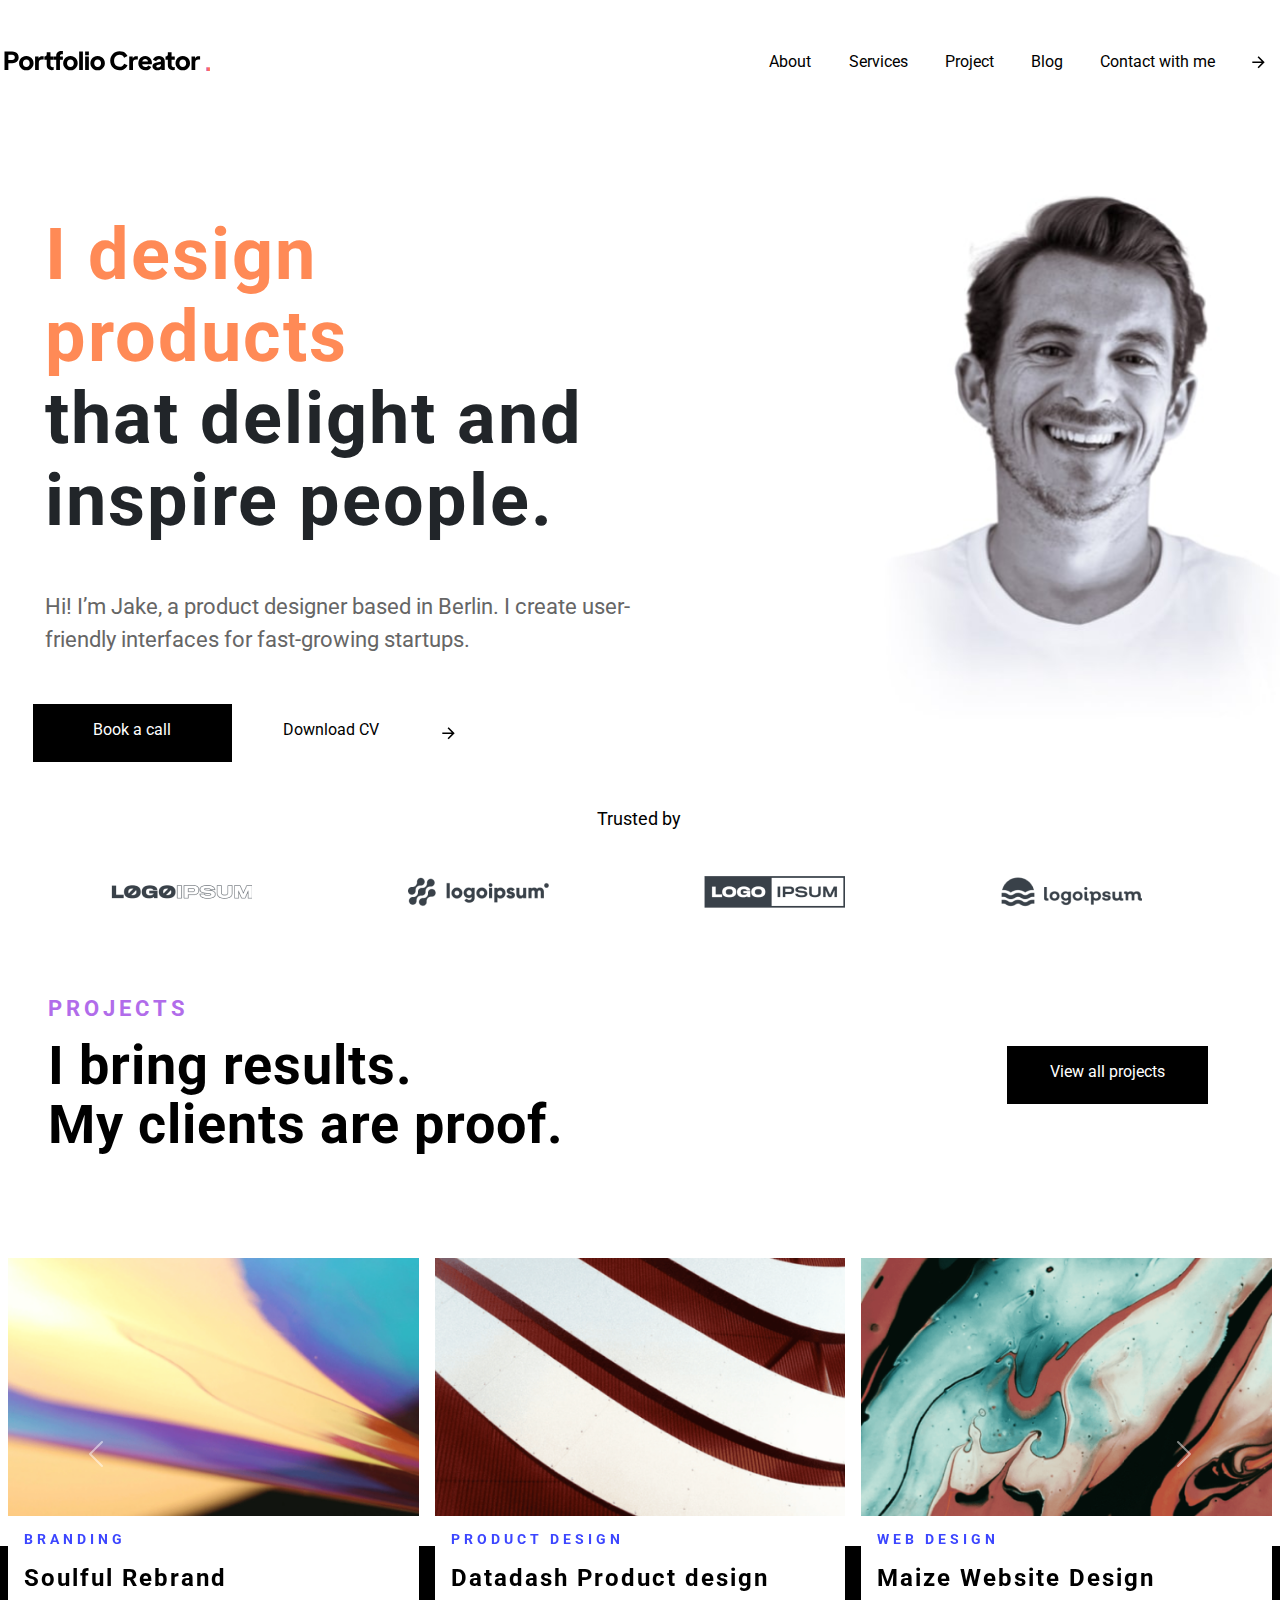
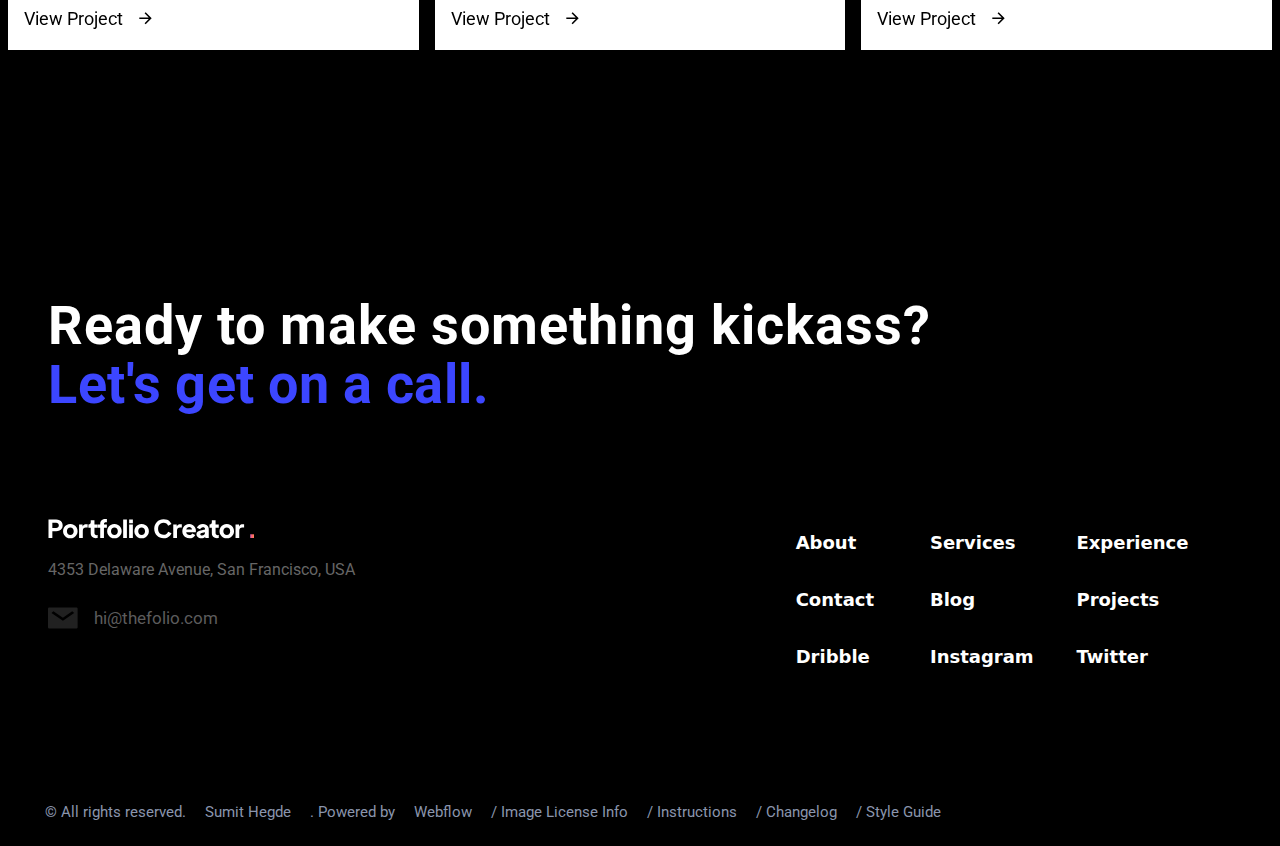
<file: index.html>
<!DOCTYPE html>
<html lang="en">
  <head>
    <meta charset="UTF-8" />
    <meta http-equiv="X-UA-Compatible" content="IE=edge" />
    <meta name="viewport" content="width=device-width, initial-scale=1.0" />
    <title>Document</title>
    <link rel="stylesheet" href="./css/normalize.css" />
    <link rel="stylesheet" href="./bootstrap/css/bootstrap.min.css" />
    <link rel="stylesheet" href="./css/style.css" />
    <script defer src="./bootstrap/js/bootstrap.bundle.js"></script>

    <!-- Шрифты -->
    <link rel="preconnect" href="https://fonts.googleapis.com" />
    <link rel="preconnect" href="https://fonts.gstatic.com" crossorigin />
    <link
      href="https://fonts.googleapis.com/css2?family=Roboto:wght@400;700&display=swap"
      rel="stylesheet"
    />
  </head>

  <body>
    <main>
      <header>
        <div class="cointainer">
          <div
            class="flex-md-row col-12 m-1 d-flex justify-content-between mt-5"
          >
            <div class="col-4">
              <img src="./img/logo-nav.svg" alt="" />
              <img
                class="mt-3 d-none d-md-inline"
                src="./img/dot-logo-nav.svg"
                alt=""
              />
            </div>

            <div
              class="nk_header-nav col-5 justify-content-around align-items-center d-none d-md-flex"
            >
              <a href="">About</a>
              <a href="">Services</a>
              <a href="">Project</a>
              <a href="">Blog</a>
              <a href="./html/registr.html">Contact with me</a>
              <img src="./img/arrow-nav.svg" alt="" />
            </div>

            <div class="dropdown d-md-none me-4">
              <a
                class="btn bg-dark btn-secondary dropdown-toggle"
                href="#"
                role="button"
                data-bs-toggle="dropdown"
                aria-expanded="false"
              >
                Menu
              </a>

              <ul class="dropdown-menu">
                <li><a class="dropdown-item" href="#">About</a></li>
                <li><a class="dropdown-item" href="#">Services</a></li>
                <li><a class="dropdown-item" href="#">Project</a></li>
                <li><a class="dropdown-item" href="#">Blog</a></li>
                <li>
                  <a class="dropdown-item" href="./html/registr.html"
                    >Contact with me</a
                  >
                </li>
              </ul>
            </div>
          </div>
        </div>
        <div class="collapse" id="navbarToggleExternalContent">
          <div class="bg-dark p-4">
            <h5 class="text-white h4">Collapsed content</h5>
            <span class="text-muted">Toggleable via the navbar brand.</span>
          </div>
        </div>
      </header>

      <section class="main_quote">
        <div class="cointainer">
          <div class="row col-12 md-m-auto d-flex justify-content-between">
            <div class="col-md-6 col-12 nk_main_quote mt-5">
              <h1 class="orange">I design products</h1>
              <h1>that delight and inspire people.</h1>
              <div class="nk_main_quote-about_man mt-5">
                <h2>
                  Hi! I’m Jake, a product designer based in Berlin. I create
                  user-friendly interfaces for fast-growing startups.
                </h2>
                <div class="cointainer mt-5">
                  <div class="row col-12">
                    <a href="" class="col btn nk_btn-book">
                      <h2>Book a call</h2></a
                    >
                    <a href="" class="col btn nk_btn-download"
                      ><h2>Download CV</h2></a
                    >
                    <div class="col m-auto">
                      <a href=""><img src="./img/arrow-nav.svg" alt="" /></a>
                    </div>
                  </div>
                </div>
              </div>
            </div>
            <div class="col-5 d-flex justify-content-center">
              <img
                src="./img/person-quote.png"
                class="nk_img-head d-none d-md-block"
                alt=""
              />
            </div>
          </div>
        </div>
        <div class="cointainer text-center pt-5 me-5 md-me-0">
          <h2 class="nk_trust-head">Trusted by</h2>
          <div class="row col-12 pt-5">
            <div class="col col-12 col-sm-6 col-md-3 ms-2 ms-md-0">
              <img src="./img/main-logoipsum-invis.png" alt="" />
            </div>
            <div class="col col-3 d-none d-md-block">
              <img src="./img/main-logoipsum-bubble.png" alt="" />
            </div>
            <div class="col col-3 d-none d-md-block">
              <img src="./img/main-logoipsum-square.png" alt="" />
            </div>
            <div class="col col-3 col-md-3 d-none d-sm-block">
              <img src="./img/main-logoipsum-sun.png" alt="" />
            </div>
          </div>
        </div>
      </section>

      <section>
        <div class="cointainer mb-2 mb-md-5">
          <div class="d-md-flex col-12 justify-content-between ms-2 ms-md-5">
            <div class="mb-5">
              <h1 class="nk_h1-purple mb-3">PROJECTS</h1>
              <h1 class="nk_h1-under_purple">I bring results.</h1>
              <h1 class="nk_h1-under_purple">My clients are proof.</h1>
            </div>
            <div>
              <a
                href=""
                class="btn mt-5 nk-btn_upper_carusel nk_btn-book"
                style="width: 201px"
              >
                <h2>View all projects</h2></a
              >
            </div>
          </div>
        </div>
        <div
          id="carouselExampleControls"
          class="carousel d-none d-md-block slide"
          data-bs-ride="carousel"
        >
          <div class="carousel-inner">
            <div class="carousel-item active">
              <div class="d-flex">
                <div class="card border-0 m-2 rounded-0" style="width: 486px">
                  <img
                    src="./img/card1.png"
                    class="card-img-top rounded-0"
                    alt="..."
                  />
                  <div class="card-body">
                    <h1 class="nk_card-head">Branding</h1>
                    <h1 class="nk_card-head2">Soulful Rebrand</h1>
                    <div class="nk_card-footer d-flex">
                      <h2>View Project</h2>
                      <a href="">
                        <img src="./img/arrow-nav.svg" class="ms-3 mb-2" alt=""
                      /></a>
                    </div>
                  </div>
                </div>

                <div class="card border-0 m-2 rounded-0" style="width: 486px">
                  <img
                    src="./img/card2.png"
                    class="card-img-top rounded-0"
                    alt="..."
                  />
                  <div class="card-body">
                    <h1 class="nk_card-head">Product Design</h1>
                    <h1 class="nk_card-head2">Datadash Product design</h1>
                    <div class="nk_card-footer d-flex">
                      <h2>View Project</h2>
                      <a href="">
                        <img src="./img/arrow-nav.svg" class="ms-3 mb-2" alt=""
                      /></a>
                    </div>
                  </div>
                </div>

                <div class="card border-0 m-2 rounded-0" style="width: 486px">
                  <img
                    src="./img/card3.png"
                    class="card-img-top rounded-0"
                    alt="..."
                  />
                  <div class="card-body">
                    <h1 class="nk_card-head">Web Design</h1>
                    <h1 class="nk_card-head2">Maize Website Design</h1>
                    <div class="nk_card-footer d-flex">
                      <h2>View Project</h2>
                      <a href="">
                        <img src="./img/arrow-nav.svg" class="ms-3 mb-2" alt=""
                      /></a>
                    </div>
                  </div>
                </div>
              </div>
            </div>
            <div class="carousel-item">
              <div class="d-flex">
                <div class="card border-0 m-2 rounded-0" style="width: 486px">
                  <img
                    src="./img/card1.png"
                    class="card-img-top rounded-0"
                    alt="..."
                  />
                  <div class="card-body">
                    <h1 class="nk_card-head">Branding</h1>
                    <h1 class="nk_card-head2">Soulful Rebrand</h1>
                    <div class="nk_card-footer d-flex">
                      <h2>View Project</h2>
                      <a href="">
                        <img src="./img/arrow-nav.svg" class="ms-3 mb-2" alt=""
                      /></a>
                    </div>
                  </div>
                </div>

                <div class="card border-0 m-2 rounded-0" style="width: 486px">
                  <img
                    src="./img/card2.png"
                    class="card-img-top rounded-0"
                    alt="..."
                  />
                  <div class="card-body">
                    <h1 class="nk_card-head">Product Design</h1>
                    <h1 class="nk_card-head2">Datadash Product design</h1>
                    <div class="nk_card-footer d-flex">
                      <h2>View Project</h2>
                      <a href="">
                        <img src="./img/arrow-nav.svg" class="ms-3 mb-2" alt=""
                      /></a>
                    </div>
                  </div>
                </div>

                <div class="card border-0 m-2 rounded-0" style="width: 486px">
                  <img
                    src="./img/card3.png"
                    class="card-img-top rounded-0"
                    alt="..."
                  />
                  <div class="card-body">
                    <h1 class="nk_card-head">Web Design</h1>
                    <h1 class="nk_card-head2">Maize Website Design</h1>
                    <div class="nk_card-footer d-flex">
                      <h2>View Project</h2>
                      <a href="">
                        <img src="./img/arrow-nav.svg" class="ms-3 mb-2" alt=""
                      /></a>
                    </div>
                  </div>
                </div>
              </div>
            </div>
            <div class="carousel-item">
              <div class="d-flex">
                <div class="card border-0 m-2 rounded-0" style="width: 486px">
                  <img
                    src="./img/card1.png"
                    class="card-img-top rounded-0"
                    alt="..."
                  />
                  <div class="card-body">
                    <h1 class="nk_card-head">Branding</h1>
                    <h1 class="nk_card-head2">Soulful Rebrand</h1>
                    <div class="nk_card-footer d-flex">
                      <h2>View Project</h2>
                      <a href="">
                        <img src="./img/arrow-nav.svg" class="ms-3 mb-2" alt=""
                      /></a>
                    </div>
                  </div>
                </div>

                <div class="card border-0 m-2 rounded-0" style="width: 486px">
                  <img
                    src="./img/card2.png"
                    class="card-img-top rounded-0"
                    alt="..."
                  />
                  <div class="card-body">
                    <h1 class="nk_card-head">Product Design</h1>
                    <h1 class="nk_card-head2">Datadash Product design</h1>
                    <div class="nk_card-footer d-flex">
                      <h2>View Project</h2>
                      <a href="">
                        <img src="./img/arrow-nav.svg" class="ms-3 mb-2" alt=""
                      /></a>
                    </div>
                  </div>
                </div>

                <div class="card border-0 m-2 rounded-0" style="width: 486px">
                  <img
                    src="./img/card3.png"
                    class="card-img-top rounded-0"
                    alt="..."
                  />
                  <div class="card-body">
                    <h1 class="nk_card-head">Web Design</h1>
                    <h1 class="nk_card-head2">Maize Website Design</h1>
                    <div class="nk_card-footer d-flex">
                      <h2>View Project</h2>
                      <a href="">
                        <img src="./img/arrow-nav.svg" class="ms-3 mb-2" alt=""
                      /></a>
                    </div>
                  </div>
                </div>
              </div>
            </div>
          </div>
          <button
            class="carousel-control-prev"
            type="button"
            data-bs-target="#carouselExampleControls"
            data-bs-slide="prev"
          >
            <span class="carousel-control-prev-icon" aria-hidden="true"></span>
            <span class="visually-hidden">Предыдущий</span>
          </button>
          <button
            class="carousel-control-next"
            type="button"
            data-bs-target="#carouselExampleControls"
            data-bs-slide="next"
          >
            <span class="carousel-control-next-icon" aria-hidden="true"></span>
            <span class="visually-hidden">Следующий</span>
          </button>
        </div>
        <div
          id="carouselExampleControls"
          class="carousel slide d-md-none"
          data-bs-ride="carousel"
        >
          <div class="carousel-inner">
            <div class="carousel-item active">
              <div class="d-flex justify-content-center align-content-center">
                <div class="card border-0 m-2 rounded-0" style="width: 486px">
                  <img
                    src="./img/card1.png"
                    class="card-img-top rounded-0"
                    alt="..."
                  />
                  <div class="card-body">
                    <h1 class="nk_card-head">Branding</h1>
                    <h1 class="nk_card-head2">Soulful Rebrand</h1>
                    <div class="nk_card-footer d-flex">
                      <h2>View Project</h2>
                      <a href="">
                        <img src="./img/arrow-nav.svg" class="ms-3 mb-2" alt=""
                      /></a>
                    </div>
                  </div>
                </div>
              </div>
            </div>
            <div class="carousel-item">
              <div class="d-flex justify-content-center align-content-center">
                <div class="card border-0 m-2 rounded-0" style="width: 486px">
                  <img
                    src="./img/card2.png"
                    class="card-img-top rounded-0"
                    alt="..."
                  />
                  <div class="card-body">
                    <h1 class="nk_card-head">Product Design</h1>
                    <h1 class="nk_card-head2">Datadash Product design</h1>
                    <div class="nk_card-footer d-flex">
                      <h2>View Project</h2>
                      <a href="">
                        <img src="./img/arrow-nav.svg" class="ms-3 mb-2" alt=""
                      /></a>
                    </div>
                  </div>
                </div>
              </div>
            </div>
            <div class="carousel-item">
              <div class="d-flex justify-content-center align-content-center">
                <div class="card border-0 m-2 rounded-0" style="width: 486px">
                  <img
                    src="./img/card3.png"
                    class="card-img-top rounded-0"
                    alt="..."
                  />
                  <div class="card-body">
                    <h1 class="nk_card-head">Web Design</h1>
                    <h1 class="nk_card-head2">Maize Website Design</h1>
                    <div class="nk_card-footer d-flex">
                      <h2>View Project</h2>
                      <a href="">
                        <img src="./img/arrow-nav.svg" class="ms-3 mb-2" alt=""
                      /></a>
                    </div>
                  </div>
                </div>
              </div>
            </div>
          </div>
        </div>
      </section>
      <footer>
        <div class="ms-2 ms-md-5 nk_footer-question">
          <h1 class="nk_footer-question-ready">
            Ready to make something kickass?
          </h1>
          <h1 class="nk_footer-question-lets">Let's get on a call.</h1>
        </div>

        <div class="cointainer">
          <div class="row col-12">
            <div class="col col-7 ms-2 ms-md-5">
              <div class="mb-3">
                <img src="./img/logo-footer.svg" alt="" />
                <img
                  class="mt-3 d-none d-md-inline"
                  src="./img/dot-logo-footer.svg"
                  alt=""
                />
              </div>
              <h2 class="nk_footer-address mb-3">
                4353 Delaware Avenue, San Francisco, USA
              </h2>
              <div class="d-flex">
                <img src="./img/mail-footer.svg" alt="" />
                <h2 class="ms-3 nk_footer-mail">hi@thefolio.com</h2>
              </div>
            </div>
            <div class="col">
              <div class="footer-contacts-social">
                <table class="footer-contacts-table d-none d-md-block">
                  <tr>
                    <td><a href="">About</a></td>
                    <td><a href="">Services</a></td>
                    <td><a href="">Experience</a></td>
                  </tr>
                  <tr>
                    <td><a href="">Contact</a></td>
                    <td><a href="">Blog</a></td>
                    <td><a href="">Projects</a></td>
                  </tr>
                  <tr>
                    <td><a href="">Dribble</a></td>
                    <td><a href="">Instagram</a></td>
                    <td><a href="">Twitter</a></td>
                  </tr>
                </table>
              </div>
            </div>
          </div>
        </div>
        <div class="nk_footer-down">
          <h2>© All rights reserved.</h2>
          <h2>Sumit Hegde</h2>
          <h2 class="d-none d-md-block">. Powered by</h2>
          <h2 class="d-none d-md-block">Webflow</h2>
          <h2 class="d-none d-md-block">/ Image License Info</h2>
          <h2 class="d-none d-md-block">/ Instructions</h2>
          <h2 class="d-none d-md-block">/ Changelog</h2>
          <h2 class="d-none d-md-block">/ Style Guide</h2>
        </div>
      </footer>
    </main>
  </body>
</html>
</file>
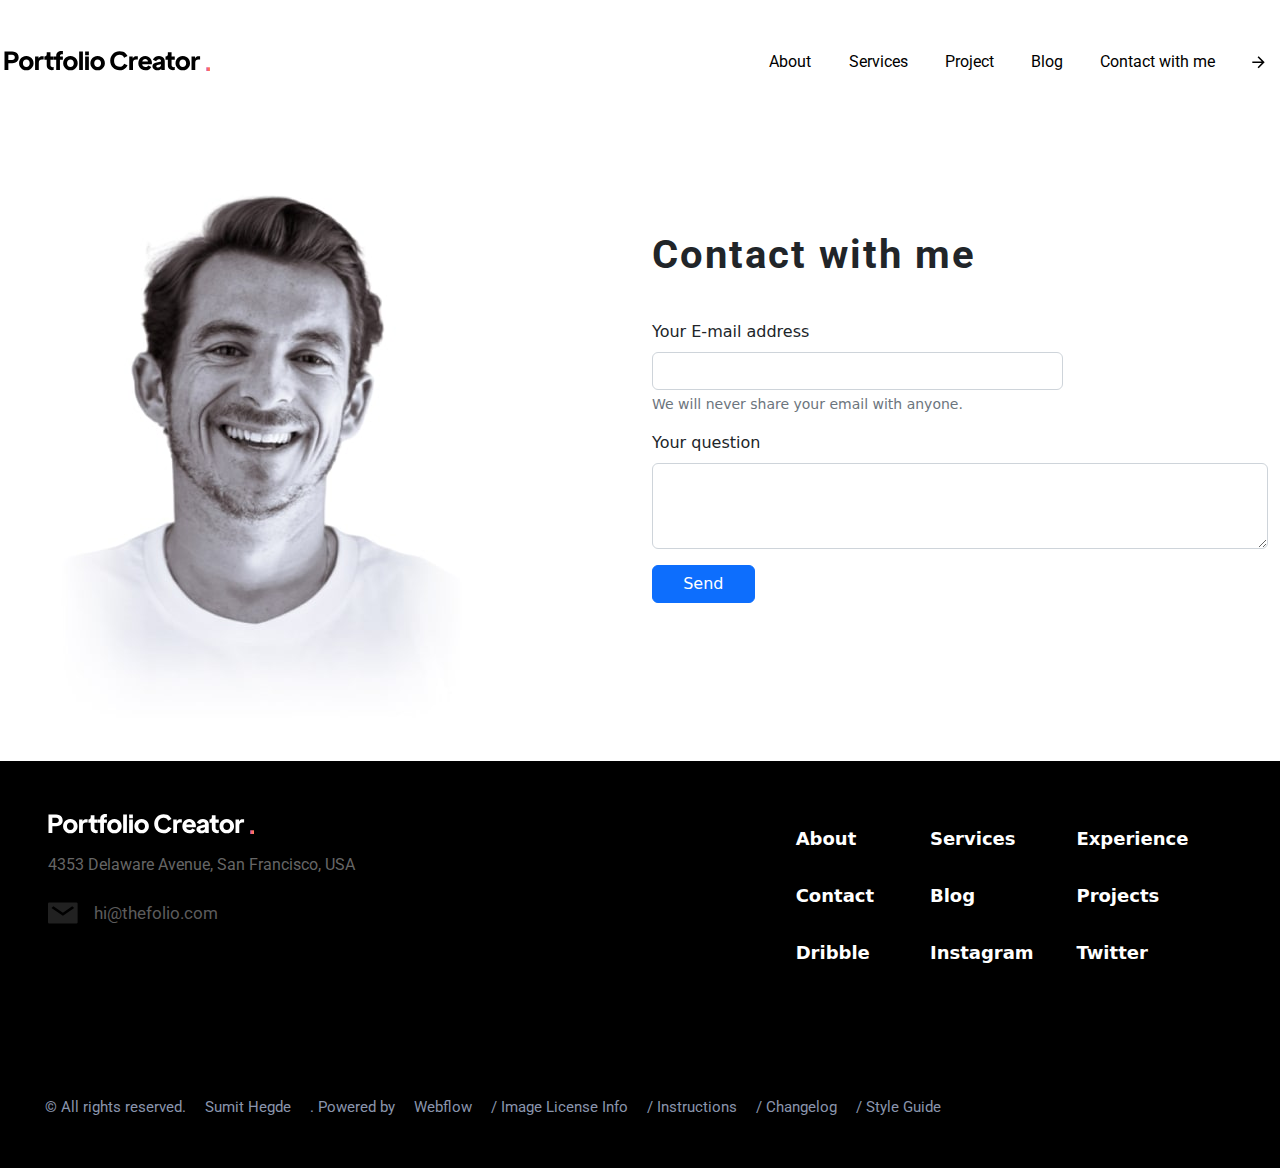
<file: html/registr.html>
<!DOCTYPE html>
<html lang="en">
  <head>
    <meta charset="UTF-8" />
    <meta http-equiv="X-UA-Compatible" content="IE=edge" />
    <meta name="viewport" content="width=device-width, initial-scale=1.0" />
    <title>Document</title>
    <link rel="stylesheet" href="../css/normalize.css" />
    <link rel="stylesheet" href="../bootstrap/css/bootstrap.min.css" />
    <link rel="stylesheet" href="../css/style.css" />
    <script defer src="../bootstrap/js/bootstrap.bundle.js"></script>
    <link rel="stylesheet" href="../css/register.css" />
    <!-- Шрифты -->
    <link rel="preconnect" href="https://fonts.googleapis.com" />
    <link rel="preconnect" href="https://fonts.gstatic.com" crossorigin />
    <link
      href="https://fonts.googleapis.com/css2?family=Roboto:wght@400;700&display=swap"
      rel="stylesheet"
    />
  </head>

  <body>
    <main>
      <header>
        <div class="cointainer">
          <div
            class="flex-md-row col-12 m-1 d-flex justify-content-between mt-5"
          >
            <div class="col-4">
              <a href="../index.html"
                ><img src="../img/logo-nav.svg" alt=""
              /></a>
              <img
                class="mt-3 d-none d-md-inline"
                src="../img/dot-logo-nav.svg"
                alt=""
              />
            </div>

            <div
              class="nk_header-nav col-5 justify-content-around align-items-center d-none d-md-flex"
            >
              <a href="../index.html">About</a>
              <a href="../index.html">Services</a>
              <a href="../index.html">Project</a>
              <a href="../index.html">Blog</a>
              <a href="../html/registr.html">Contact with me</a>
              <img src="../img/arrow-nav.svg" alt="" />
            </div>

            <div class="dropdown d-md-none me-4">
              <a
                class="btn bg-dark btn-secondary dropdown-toggle"
                href="#"
                role="button"
                data-bs-toggle="dropdown"
                aria-expanded="false"
              >
                Menu
              </a>

              <ul class="dropdown-menu">
                <li><a class="dropdown-item" href="../index.html">About</a></li>
                <li>
                  <a class="dropdown-item" href="../index.html">Services</a>
                </li>
                <li>
                  <a class="dropdown-item" href="../index.html">Project</a>
                </li>
                <li><a class="dropdown-item" href="../index.html">Blog</a></li>
                <li>
                  <a class="dropdown-item" href="./html/registr.html"
                    >Contact with me</a
                  >
                </li>
              </ul>
            </div>
          </div>
        </div>
        <div class="collapse" id="navbarToggleExternalContent">
          <div class="bg-dark p-4">
            <h5 class="text-white h4">Collapsed content</h5>
            <span class="text-muted">Toggleable via the navbar brand.</span>
          </div>
        </div>
      </header>
      <section>
        <div class="cointainer">
          <div class="row ms-1 me-1 me-md-0 ms-md-0">
            <div class="col d-none d-md-block col-6">
              <img src="../img/person-quote.png" alt="" />
            </div>
            <div class="col col-12 col-md-6 mt-5">
              <form>
                <h1 class="nk_form-h1 mb-4">Contact with me</h1>
                <div class="mb-3 col-8">
                  <label for="exampleInputEmail1" class="form-label"
                    >Your E-mail address</label
                  >
                  <input
                    type="email"
                    class="form-control"
                    id="exampleInputEmail1"
                    aria-describedby="emailHelp"
                  />
                  <div id="emailHelp" class="form-text">
                    We will never share your email with anyone.
                  </div>
                </div>
                <div class="mb-3">
                  <label for="exampleFormControlTextarea1" class="form-label"
                    >Your question</label
                  >
                  <textarea
                    class="form-control"
                    id="exampleFormControlTextarea1"
                    rows="3"
                  ></textarea>
                </div>

                <button
                  type="submit"
                  class="btn btn-primary mb-2 col-4 col-md-2"
                >
                  Send
                </button>
              </form>
            </div>
          </div>
        </div>
      </section>
      <footer>
        <div class="cointainer">
          <div class="row col-12">
            <div class="col col-7 ms-2 ms-md-5">
              <div class="mb-3">
                <img src="../img/logo-footer.svg" alt="" />
                <img
                  class="mt-3 d-none d-md-inline"
                  src="../img/dot-logo-footer.svg"
                  alt=""
                />
              </div>
              <h2 class="nk_footer-address mb-3">
                4353 Delaware Avenue, San Francisco, USA
              </h2>
              <div class="d-flex">
                <img src="../img/mail-footer.svg" alt="" />
                <h2 class="ms-3 nk_footer-mail">hi@thefolio.com</h2>
              </div>
            </div>
            <div class="col">
              <div class="footer-contacts-social">
                <table class="footer-contacts-table d-none d-md-block">
                  <tr>
                    <td><a href="">About</a></td>
                    <td><a href="">Services</a></td>
                    <td><a href="">Experience</a></td>
                  </tr>
                  <tr>
                    <td><a href="">Contact</a></td>
                    <td><a href="">Blog</a></td>
                    <td><a href="">Projects</a></td>
                  </tr>
                  <tr>
                    <td><a href="">Dribble</a></td>
                    <td><a href="">Instagram</a></td>
                    <td><a href="">Twitter</a></td>
                  </tr>
                </table>
              </div>
            </div>
          </div>
        </div>
        <div class="nk_footer-down">
          <h2>© All rights reserved.</h2>
          <h2>Sumit Hegde</h2>
          <h2 class="d-none d-md-block">. Powered by</h2>
          <h2 class="d-none d-md-block">Webflow</h2>
          <h2 class="d-none d-md-block">/ Image License Info</h2>
          <h2 class="d-none d-md-block">/ Instructions</h2>
          <h2 class="d-none d-md-block">/ Changelog</h2>
          <h2 class="d-none d-md-block">/ Style Guide</h2>
        </div>
      </footer>
    </main>
  </body>
</html>
</file>
<file: css/style.css>
main {
  margin: auto;
  max-width: 1440px;
}
h1 {
  font-family: "Roboto", sans-serif;
  font-weight: 700;
  font-size: 72px;
  line-height: 82px;
  letter-spacing: 2px;
  margin: 0;
}
h2 {
  font-family: "Roboto", sans-serif;
  font-style: normal;
  font-weight: 400;
  margin: 0;
  font-size: 16px;
}
section {
  margin-top: 90px;
}
a {
  text-decoration: none;
}
.nk_header-nav > a {
  font-family: "Roboto";
  font-style: normal;
  font-weight: 400;
  font-size: 16px;
  line-height: 28px;
  color: #000000;
  text-decoration: none;
}
.nk_img-head {
  margin-left: 150px;
}
.main_quote {
  margin-left: 45px;
}
.nk_trust-head {
  font-size: 18px;
  line-height: 18px;
  color: #000000;
}

/* section */
.orange {
  color: #ff8a56;
}
.nk_main_quote-about_man > h2 {
  font-family: "Roboto";
  font-style: normal;
  font-weight: 400;
  font-size: 22px;
  line-height: 33px;
  color: #666666;
}
.nk_btn-book {
  background-color: #000000;
  color: white;
  width: 151px;
  height: 58px;
  font-family: "Roboto";
  font-style: normal;
  font-weight: 400;
  font-size: 18px;
  line-height: 18px;
  padding-top: 15px;
  box-sizing: border-box;
  border-radius: 0;
}
.nk_btn-book:hover {
  background-color: #bebebe;
}
.nk_btn-download {
  font-family: "Roboto";
  font-style: normal;
  font-weight: 400;
  font-size: 18px;
  line-height: 18px;
  color: #000000;
  padding-top: 15px;
  box-sizing: border-box;
}

/* section2 */
.nk_h1-purple {
  font-size: 22px;
  line-height: 22px;
  letter-spacing: 4px;
  text-transform: uppercase;
  color: #b16cea;
}
.nk_h1-under_purple {
  font-size: 54px;
  line-height: 59px;
  letter-spacing: 1px;
  color: #000000;
}
.nk-btn_upper_carusel {
  margin-right: 120px;
}
.nk_card-head2 {
  font-size: 24px;
  line-height: 26px;
  color: #000000;
  margin: 19px 0;
}
.nk_card-head {
  font-size: 14px;
  line-height: 14px;
  letter-spacing: 4px;
  text-transform: uppercase;
  color: #3c46ff;
}
.nk_card-footer > h2 {
  font-size: 18px;
  line-height: 18px;
  color: #000000;
}

/* footer  */

footer {
  height: 900px;
  background-color: black;
  margin-top: -112px;
  padding-top: 350px;
}
.nk_footer-question-ready {
  font-size: 54px;
  line-height: 59px;
  letter-spacing: 1px;
  color: #ffffff;
}
.nk_footer-question-lets {
  font-size: 54px;
  line-height: 59px;
  letter-spacing: 0.5px;
  color: #3c46ff;
}
.nk_footer-question {
  margin-bottom: 102px;
}
.nk_footer-address {
  font-size: 16px;
  line-height: 28px;
  color: #666666;
}
.nk_footer-mail {
  font-size: 17px;
  line-height: 36px;
  color: #5c5c5c;
}
td > a {
  color: white;
  font-size: 18px;
  line-height: 18px;
  font-weight: 700;
  text-decoration: none;
}
td {
  width: 185px;
  height: 57px;
}
.footer-contacts-table {
  margin-right: 30px;
  margin-bottom: 20px;
}
.nk_footer-down {
  display: flex;
  margin-left: 26px;
  margin-top: 95px;
}
.nk_footer-down > h2 {
  font-size: 15px;
  line-height: 21px;
  color: #8a95ad;
  margin-left: 19px;
}

@media (max-width: 768px) {
  h1 {
    font-size: 30pt;
    letter-spacing: 0;
    line-height: 50px;
  }

  h2 {
    font-size: 10pt;
  }
  .nk_main_quote-about_man > h2 {
    font-size: 15px;
  }
  .nk_h1-purple {
    font-size: 10pt;
  }
  .nk_h1-under_purple,
  .nk_footer-question-ready,
  .nk_footer-question-lets {
    font-size: 25pt;
  }
}

@import url("https://fonts.googleapis.com/css2?family=Roboto:wght@400;700&display=swap");
</file>
<file: css/register.css>
footer {
  margin-top: 0px;
  padding-top: 50px;
  padding-bottom: 50px;
  height: auto;
}
.nk_sign-block {
  margin: auto;
}
.nk_form-h1 {
  font-size: 40px;
}
</file>
